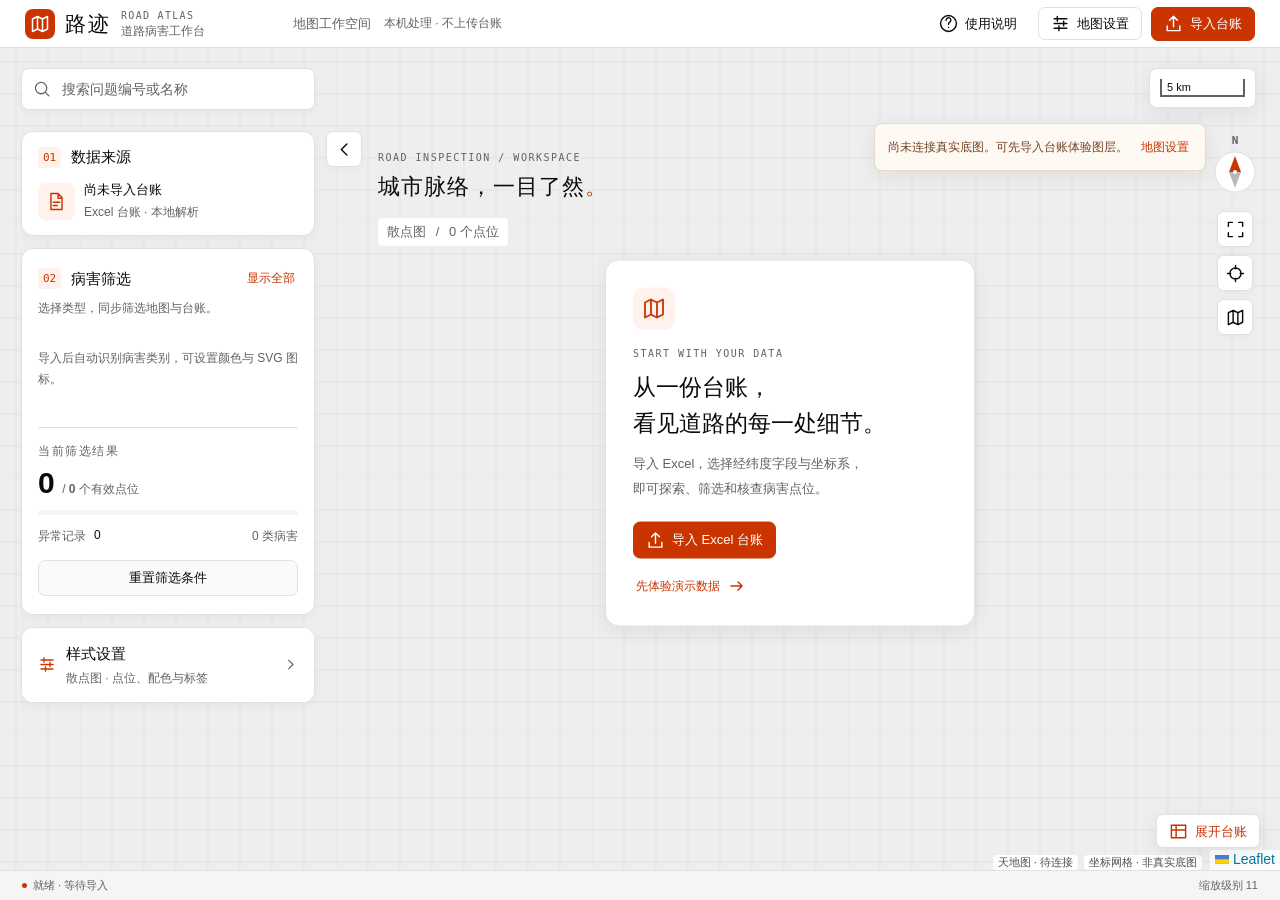
<file: index.html>
<!doctype html>
<html lang="zh-CN"><head><meta charset="UTF-8"><meta name="viewport" content="width=device-width,initial-scale=1"><meta name="theme-color" content="#c93400"><title>路迹 · 道路病害地图工作台</title>  <script type="module" crossorigin src="./assets/main-COLg7j1s.js"></script>
  <link rel="modulepreload" crossorigin href="./assets/map-CRV5bMPE.js">
  <link rel="modulepreload" crossorigin href="./assets/orange-ZkPAqq3B.js">
  <link rel="modulepreload" crossorigin href="./assets/excel-D8-bDAhn.js">
  <link rel="stylesheet" crossorigin href="./assets/map-DdSZuwX9.css">
  <link rel="stylesheet" crossorigin href="./assets/orange-DYVvJNXx.css">
  <link rel="stylesheet" crossorigin href="./assets/main-DrUcGVMb.css">
</head><body><div id="app"></div><script src="./config.js"></script></body></html>
</file>
<file: assets/map-DdSZuwX9.css>
.leaflet-pane,.leaflet-tile,.leaflet-marker-icon,.leaflet-marker-shadow,.leaflet-tile-container,.leaflet-pane>svg,.leaflet-pane>canvas,.leaflet-zoom-box,.leaflet-image-layer,.leaflet-layer{position:absolute;left:0;top:0}.leaflet-container{overflow:hidden}.leaflet-tile,.leaflet-marker-icon,.leaflet-marker-shadow{-webkit-user-select:none;-moz-user-select:none;user-select:none;-webkit-user-drag:none}.leaflet-tile::selection{background:transparent}.leaflet-safari .leaflet-tile{image-rendering:-webkit-optimize-contrast}.leaflet-safari .leaflet-tile-container{width:1600px;height:1600px;-webkit-transform-origin:0 0}.leaflet-marker-icon,.leaflet-marker-shadow{display:block}.leaflet-container .leaflet-overlay-pane svg{max-width:none!important;max-height:none!important}.leaflet-container .leaflet-marker-pane img,.leaflet-container .leaflet-shadow-pane img,.leaflet-container .leaflet-tile-pane img,.leaflet-container img.leaflet-image-layer,.leaflet-container .leaflet-tile{max-width:none!important;max-height:none!important;width:auto;padding:0}.leaflet-container img.leaflet-tile{mix-blend-mode:plus-lighter}.leaflet-container.leaflet-touch-zoom{-ms-touch-action:pan-x pan-y;touch-action:pan-x pan-y}.leaflet-container.leaflet-touch-drag{-ms-touch-action:pinch-zoom;touch-action:none;touch-action:pinch-zoom}.leaflet-container.leaflet-touch-drag.leaflet-touch-zoom{-ms-touch-action:none;touch-action:none}.leaflet-container{-webkit-tap-highlight-color:transparent}.leaflet-container a{-webkit-tap-highlight-color:rgba(51,181,229,.4)}.leaflet-tile{filter:inherit;visibility:hidden}.leaflet-tile-loaded{visibility:inherit}.leaflet-zoom-box{width:0;height:0;-moz-box-sizing:border-box;box-sizing:border-box;z-index:800}.leaflet-overlay-pane svg{-moz-user-select:none}.leaflet-pane{z-index:400}.leaflet-tile-pane{z-index:200}.leaflet-overlay-pane{z-index:400}.leaflet-shadow-pane{z-index:500}.leaflet-marker-pane{z-index:600}.leaflet-tooltip-pane{z-index:650}.leaflet-popup-pane{z-index:700}.leaflet-map-pane canvas{z-index:100}.leaflet-map-pane svg{z-index:200}.leaflet-vml-shape{width:1px;height:1px}.lvml{behavior:url(#default#VML);display:inline-block;position:absolute}.leaflet-control{position:relative;z-index:800;pointer-events:visiblePainted;pointer-events:auto}.leaflet-top,.leaflet-bottom{position:absolute;z-index:1000;pointer-events:none}.leaflet-top{top:0}.leaflet-right{right:0}.leaflet-bottom{bottom:0}.leaflet-left{left:0}.leaflet-control{float:left;clear:both}.leaflet-right .leaflet-control{float:right}.leaflet-top .leaflet-control{margin-top:10px}.leaflet-bottom .leaflet-control{margin-bottom:10px}.leaflet-left .leaflet-control{margin-left:10px}.leaflet-right .leaflet-control{margin-right:10px}.leaflet-fade-anim .leaflet-popup{opacity:0;-webkit-transition:opacity .2s linear;-moz-transition:opacity .2s linear;transition:opacity .2s linear}.leaflet-fade-anim .leaflet-map-pane .leaflet-popup{opacity:1}.leaflet-zoom-animated{-webkit-transform-origin:0 0;-ms-transform-origin:0 0;transform-origin:0 0}svg.leaflet-zoom-animated{will-change:transform}.leaflet-zoom-anim .leaflet-zoom-animated{-webkit-transition:-webkit-transform .25s cubic-bezier(0,0,.25,1);-moz-transition:-moz-transform .25s cubic-bezier(0,0,.25,1);transition:transform .25s cubic-bezier(0,0,.25,1)}.leaflet-zoom-anim .leaflet-tile,.leaflet-pan-anim .leaflet-tile{-webkit-transition:none;-moz-transition:none;transition:none}.leaflet-zoom-anim .leaflet-zoom-hide{visibility:hidden}.leaflet-interactive{cursor:pointer}.leaflet-grab{cursor:-webkit-grab;cursor:-moz-grab;cursor:grab}.leaflet-crosshair,.leaflet-crosshair .leaflet-interactive{cursor:crosshair}.leaflet-popup-pane,.leaflet-control{cursor:auto}.leaflet-dragging .leaflet-grab,.leaflet-dragging .leaflet-grab .leaflet-interactive,.leaflet-dragging .leaflet-marker-draggable{cursor:move;cursor:-webkit-grabbing;cursor:-moz-grabbing;cursor:grabbing}.leaflet-marker-icon,.leaflet-marker-shadow,.leaflet-image-layer,.leaflet-pane>svg path,.leaflet-tile-container{pointer-events:none}.leaflet-marker-icon.leaflet-interactive,.leaflet-image-layer.leaflet-interactive,.leaflet-pane>svg path.leaflet-interactive,svg.leaflet-image-layer.leaflet-interactive path{pointer-events:visiblePainted;pointer-events:auto}.leaflet-container{background:#ddd;outline-offset:1px}.leaflet-container a{color:#0078a8}.leaflet-zoom-box{border:2px dotted #38f;background:#ffffff80}.leaflet-container{font-family:Helvetica Neue,Arial,Helvetica,sans-serif;font-size:12px;font-size:.75rem;line-height:1.5}.leaflet-bar{box-shadow:0 1px 5px #000000a6;border-radius:4px}.leaflet-bar a{background-color:#fff;border-bottom:1px solid #ccc;width:26px;height:26px;line-height:26px;display:block;text-align:center;text-decoration:none;color:#000}.leaflet-bar a,.leaflet-control-layers-toggle{background-position:50% 50%;background-repeat:no-repeat;display:block}.leaflet-bar a:hover,.leaflet-bar a:focus{background-color:#f4f4f4}.leaflet-bar a:first-child{border-top-left-radius:4px;border-top-right-radius:4px}.leaflet-bar a:last-child{border-bottom-left-radius:4px;border-bottom-right-radius:4px;border-bottom:none}.leaflet-bar a.leaflet-disabled{cursor:default;background-color:#f4f4f4;color:#bbb}.leaflet-touch .leaflet-bar a{width:30px;height:30px;line-height:30px}.leaflet-touch .leaflet-bar a:first-child{border-top-left-radius:2px;border-top-right-radius:2px}.leaflet-touch .leaflet-bar a:last-child{border-bottom-left-radius:2px;border-bottom-right-radius:2px}.leaflet-control-zoom-in,.leaflet-control-zoom-out{font:700 18px Lucida Console,Monaco,monospace;text-indent:1px}.leaflet-touch .leaflet-control-zoom-in,.leaflet-touch .leaflet-control-zoom-out{font-size:22px}.leaflet-control-layers{box-shadow:0 1px 5px #0006;background:#fff;border-radius:5px}.leaflet-control-layers-toggle{background-image:url([data-uri]);width:36px;height:36px}.leaflet-retina .leaflet-control-layers-toggle{background-image:url([data-uri]);background-size:26px 26px}.leaflet-touch .leaflet-control-layers-toggle{width:44px;height:44px}.leaflet-control-layers .leaflet-control-layers-list,.leaflet-control-layers-expanded .leaflet-control-layers-toggle{display:none}.leaflet-control-layers-expanded .leaflet-control-layers-list{display:block;position:relative}.leaflet-control-layers-expanded{padding:6px 10px 6px 6px;color:#333;background:#fff}.leaflet-control-layers-scrollbar{overflow-y:scroll;overflow-x:hidden;padding-right:5px}.leaflet-control-layers-selector{margin-top:2px;position:relative;top:1px}.leaflet-control-layers label{display:block;font-size:13px;font-size:1.08333em}.leaflet-control-layers-separator{height:0;border-top:1px solid #ddd;margin:5px -10px 5px -6px}.leaflet-default-icon-path{background-image:url([data-uri])}.leaflet-container .leaflet-control-attribution{background:#fff;background:#fffc;margin:0}.leaflet-control-attribution,.leaflet-control-scale-line{padding:0 5px;color:#333;line-height:1.4}.leaflet-control-attribution a{text-decoration:none}.leaflet-control-attribution a:hover,.leaflet-control-attribution a:focus{text-decoration:underline}.leaflet-attribution-flag{display:inline!important;vertical-align:baseline!important;width:1em;height:.6669em}.leaflet-left .leaflet-control-scale{margin-left:5px}.leaflet-bottom .leaflet-control-scale{margin-bottom:5px}.leaflet-control-scale-line{border:2px solid #777;border-top:none;line-height:1.1;padding:2px 5px 1px;white-space:nowrap;-moz-box-sizing:border-box;box-sizing:border-box;background:#fffc;text-shadow:1px 1px #fff}.leaflet-control-scale-line:not(:first-child){border-top:2px solid #777;border-bottom:none;margin-top:-2px}.leaflet-control-scale-line:not(:first-child):not(:last-child){border-bottom:2px solid #777}.leaflet-touch .leaflet-control-attribution,.leaflet-touch .leaflet-control-layers,.leaflet-touch .leaflet-bar{box-shadow:none}.leaflet-touch .leaflet-control-layers,.leaflet-touch .leaflet-bar{border:2px solid rgba(0,0,0,.2);background-clip:padding-box}.leaflet-popup{position:absolute;text-align:center;margin-bottom:20px}.leaflet-popup-content-wrapper{padding:1px;text-align:left;border-radius:12px}.leaflet-popup-content{margin:13px 24px 13px 20px;line-height:1.3;font-size:13px;font-size:1.08333em;min-height:1px}.leaflet-popup-content p{margin:1.3em 0}.leaflet-popup-tip-container{width:40px;height:20px;position:absolute;left:50%;margin-top:-1px;margin-left:-20px;overflow:hidden;pointer-events:none}.leaflet-popup-tip{width:17px;height:17px;padding:1px;margin:-10px auto 0;pointer-events:auto;-webkit-transform:rotate(45deg);-moz-transform:rotate(45deg);-ms-transform:rotate(45deg);transform:rotate(45deg)}.leaflet-popup-content-wrapper,.leaflet-popup-tip{background:#fff;color:#333;box-shadow:0 3px 14px #0006}.leaflet-container a.leaflet-popup-close-button{position:absolute;top:0;right:0;border:none;text-align:center;width:24px;height:24px;font:16px/24px Tahoma,Verdana,sans-serif;color:#757575;text-decoration:none;background:transparent}.leaflet-container a.leaflet-popup-close-button:hover,.leaflet-container a.leaflet-popup-close-button:focus{color:#585858}.leaflet-popup-scrolled{overflow:auto}.leaflet-oldie .leaflet-popup-content-wrapper{-ms-zoom:1}.leaflet-oldie .leaflet-popup-tip{width:24px;margin:0 auto;-ms-filter:"progid:DXImageTransform.Microsoft.Matrix(M11=0.70710678, M12=0.70710678, M21=-0.70710678, M22=0.70710678)";filter:progid:DXImageTransform.Microsoft.Matrix(M11=.70710678,M12=.70710678,M21=-.70710678,M22=.70710678)}.leaflet-oldie .leaflet-control-zoom,.leaflet-oldie .leaflet-control-layers,.leaflet-oldie .leaflet-popup-content-wrapper,.leaflet-oldie .leaflet-popup-tip{border:1px solid #999}.leaflet-div-icon{background:#fff;border:1px solid #666}.leaflet-tooltip{position:absolute;padding:6px;background-color:#fff;border:1px solid #fff;border-radius:3px;color:#222;white-space:nowrap;-webkit-user-select:none;-moz-user-select:none;-ms-user-select:none;user-select:none;pointer-events:none;box-shadow:0 1px 3px #0006}.leaflet-tooltip.leaflet-interactive{cursor:pointer;pointer-events:auto}.leaflet-tooltip-top:before,.leaflet-tooltip-bottom:before,.leaflet-tooltip-left:before,.leaflet-tooltip-right:before{position:absolute;pointer-events:none;border:6px solid transparent;background:transparent;content:""}.leaflet-tooltip-bottom{margin-top:6px}.leaflet-tooltip-top{margin-top:-6px}.leaflet-tooltip-bottom:before,.leaflet-tooltip-top:before{left:50%;margin-left:-6px}.leaflet-tooltip-top:before{bottom:0;margin-bottom:-12px;border-top-color:#fff}.leaflet-tooltip-bottom:before{top:0;margin-top:-12px;margin-left:-6px;border-bottom-color:#fff}.leaflet-tooltip-left{margin-left:-6px}.leaflet-tooltip-right{margin-left:6px}.leaflet-tooltip-left:before,.leaflet-tooltip-right:before{top:50%;margin-top:-6px}.leaflet-tooltip-left:before{right:0;margin-right:-12px;border-left-color:#fff}.leaflet-tooltip-right:before{left:0;margin-left:-12px;border-right-color:#fff}@media print{.leaflet-control{-webkit-print-color-adjust:exact;print-color-adjust:exact}}.leaflet-cluster-anim .leaflet-marker-icon,.leaflet-cluster-anim .leaflet-marker-shadow{-webkit-transition:-webkit-transform .3s ease-out,opacity .3s ease-in;-moz-transition:-moz-transform .3s ease-out,opacity .3s ease-in;-o-transition:-o-transform .3s ease-out,opacity .3s ease-in;transition:transform .3s ease-out,opacity .3s ease-in}.leaflet-cluster-spider-leg{-webkit-transition:-webkit-stroke-dashoffset .3s ease-out,-webkit-stroke-opacity .3s ease-in;-moz-transition:-moz-stroke-dashoffset .3s ease-out,-moz-stroke-opacity .3s ease-in;-o-transition:-o-stroke-dashoffset .3s ease-out,-o-stroke-opacity .3s ease-in;transition:stroke-dashoffset .3s ease-out,stroke-opacity .3s ease-in}
</file>
<file: assets/orange-DYVvJNXx.css>
:root{font-family:Microsoft YaHei UI,Microsoft YaHei,PingFang SC,sans-serif;font-synthesis:none;color:#182337;background:#f4f6fa;font-size:14px}*{box-sizing:border-box}body{margin:0}button,input,a{font:inherit}button,a,input{-webkit-tap-highlight-color:transparent}button{cursor:pointer}button,a{touch-action:manipulation}button{color:inherit}button:focus-visible,a:focus-visible,input:focus-visible,[tabindex]:focus-visible{outline:3px solid var(--accent,#225ce6);outline-offset:3px}button svg,a svg{flex-shrink:0}button{border:0}a{color:inherit;text-decoration:none}button,input{color:inherit}button{transition:background .16s,border-color .16s,box-shadow .16s,transform .16s}button:active{transform:translateY(1px)}[hidden]{display:none!important}.demo{--accent:#245ae2;--accent-soft:#edf2ff;--surface:#fff;--surface-subtle:#f6f8fb;--ink:#19263b;--muted:#59697c;--line:#dce3ed;--map:#edf0f2;--block:#e3e8ec;--minor:#f9fafb;--park:#d7e5da;--river:#c4dce9;--road:#fff;--road-border:#d4dce3;--map-text:#6c7b85;--shadow:0 6px 22px #172d4920;color:var(--ink);height:100dvh;min-height:650px;display:flex;flex-direction:column;overflow:hidden;background:var(--surface-subtle)}.comparison{height:76px;flex-shrink:0;background:#111b2b;color:#fff;display:flex;align-items:center;padding:0 24px;gap:28px}.lab-mark{display:flex;align-items:center;gap:12px;min-width:230px}.lab-square{display:grid;place-items:center;background:#e3edff;color:#152640;width:38px;height:38px;border-radius:10px;font:700 23px Georgia,serif}.lab-mark strong{font-size:15px;letter-spacing:1px}.lab-mark small{display:block;font:9px Consolas,monospace;letter-spacing:1.3px;color:#bac7db;margin-top:5px}.comparison nav{display:flex;gap:6px;padding:5px;border:1px solid #344154;border-radius:12px;margin:auto}.comparison nav button{background:transparent;color:#c6d1e2;padding:9px 16px;border-radius:8px;display:flex;align-items:center;gap:9px;white-space:nowrap;font-size:14px;min-width:151px}.comparison nav button[aria-pressed=true]{background:#fff;color:#18253c;box-shadow:0 3px 8px #0002}.comparison nav b{font:12px Consolas,monospace;opacity:.65}.comparison nav svg{width:15px;height:15px;margin-left:auto;color:#285cd7}.original-link{font-size:12px;display:flex;gap:9px;align-items:center;white-space:nowrap;color:#cbd6e5}.original-link:hover{color:#fff}.design-note{height:34px;flex-shrink:0;display:flex;align-items:center;justify-content:space-between;padding:0 26px;background:var(--surface-subtle);border-bottom:1px solid var(--line);color:var(--muted);font-size:12px;gap:15px}.design-note b{font:11px Consolas,monospace;color:var(--accent);letter-spacing:1px;margin-right:12px}.product{flex:1;min-height:0;display:flex;flex-direction:column}.app-header{height:78px;flex-shrink:0;background:var(--surface);border-bottom:1px solid var(--line);display:flex;align-items:center;padding:0 25px;gap:30px}.brand{display:flex;gap:11px;align-items:center;min-width:238px}.brand-symbol{display:grid;place-items:center;width:39px;height:39px;border-radius:12px;background:var(--accent);color:#fff}.brand-symbol svg{width:24px;height:24px}.brand strong{font-size:21px;letter-spacing:2px}.brand strong span{font:10px Consolas,monospace;letter-spacing:1.3px;margin-left:8px;color:var(--muted)}.brand small{font-size:12px;color:var(--muted);display:block;margin-top:3px}.project-heading{display:flex;gap:13px;align-items:center;font-size:13px;color:var(--muted)}.project-heading svg{width:12px}.project-heading b{color:var(--ink);font-weight:500}.demo-badge{font-size:11px;border:1px solid var(--line);padding:3px 6px;border-radius:4px}.import-button{display:flex;align-items:center;gap:9px;margin-left:auto;background:var(--accent);color:#fff;border-radius:8px;padding:11px 15px;font-size:13px;white-space:nowrap}.import-button svg:last-child{width:15px}.import-button:hover{filter:brightness(1.1)}.workspace{flex:1;min-height:0;display:flex;position:relative}.control-panel{width:var(--panel-width);flex-shrink:0;background:var(--surface);border-right:1px solid var(--line);display:flex;flex-direction:column;position:relative;z-index:5;min-height:0}.panel-heading{padding:25px 23px 19px}.eyebrow{font:10px Consolas,monospace;letter-spacing:1.5px;color:var(--muted)}.title-row{display:flex;align-items:center;justify-content:space-between;margin-top:6px}.title-row h1{font-size:21px;margin:0;letter-spacing:.2px}.icon-button{padding:5px;border-radius:6px;display:inline-flex;align-items:center;justify-content:center;background:transparent;color:var(--muted)}.icon-button:hover{background:var(--accent-soft);color:var(--accent)}.title-row .icon-button svg{width:16px}.panel-heading p{margin:7px 0 0;font-size:13px;color:var(--muted)}.file-card{margin:0 20px 22px;border:1px solid var(--line);padding:13px 10px;display:flex;align-items:center;gap:10px;border-radius:9px;background:var(--surface-subtle)}.file-card strong{font-size:13px;font-weight:600}.file-card small{display:block;font-size:12px;color:var(--muted);margin-top:5px}.file-symbol{color:var(--accent)}.file-card>svg{width:15px;margin-left:auto;color:var(--accent)}.panel-tabs{display:flex;margin:0 20px;border-bottom:1px solid var(--line)}.panel-tabs button{flex:1;background:transparent;color:var(--muted);padding:11px 0;display:flex;align-items:center;justify-content:center;gap:8px;border-bottom:2px solid transparent}.panel-tabs button[aria-selected=true]{border-color:var(--accent);color:var(--accent);font-weight:600}.panel-tabs svg{width:16px;height:16px}.panel-content{padding:23px 20px;overflow:auto;flex:1;scrollbar-width:thin}.section-title{display:flex;justify-content:space-between;align-items:center;gap:8px}.section-title h2,.palette-control h2{font-size:14px;margin:0;font-weight:600}.text-button{background:transparent;color:var(--accent);font-size:12px;padding:5px 0}.helper{color:var(--muted);font-size:12px;line-height:1.8;margin:8px 0 15px}.categories{display:flex;flex-direction:column;gap:7px}.categories label{display:flex;gap:10px;align-items:center;padding:12px 10px;border:1px solid transparent;border-radius:7px;cursor:pointer}.categories label:hover{background:var(--surface-subtle)}.categories .checked{border-color:var(--line);background:var(--surface-subtle)}input[type=checkbox]{accent-color:var(--accent);width:16px;height:16px;margin:0;cursor:pointer}.categories i,.type-cell i,.map-legend i{width:8px;height:8px;display:inline-block;border-radius:50%;flex-shrink:0}.categories span{font-size:14px}.categories b{margin-left:auto;font:14px Consolas,monospace;color:var(--muted)}.insight{border-top:1px solid var(--line);margin-top:24px;padding-top:22px}.insight>div:nth-child(2){margin:9px 0 14px;display:flex;align-items:baseline;gap:9px}.insight strong{font:600 36px Bahnschrift,sans-serif;letter-spacing:-1.5px}.insight span{color:var(--muted);font-size:12px}.distribution{height:5px;display:flex;gap:3px;border-radius:4px;overflow:hidden;background:var(--surface-subtle)}.distribution span{transition:flex .2s}.insight p{font-size:12px;color:var(--muted);display:flex;gap:8px;margin:13px 0}.insight p>span{margin-left:auto}.insight p b{color:var(--ink);font-weight:500}.reset-button{border:1px solid var(--line);background:var(--surface);width:100%;padding:10px;border-radius:7px;margin-top:12px;font-size:13px}.reset-button:hover{border-color:var(--accent);color:var(--accent)}.panel-footer{padding:12px 20px 16px;border-top:1px solid var(--line)}.panel-footer small{display:block;font-size:11px;line-height:1.7;color:var(--muted);margin-top:9px}.switch-row{display:flex;align-items:center;justify-content:space-between;gap:12px;font-size:13px}.switch-row span{display:flex;align-items:center;gap:8px}.switch-row svg{width:15px}.switch-row input{-webkit-appearance:none;-moz-appearance:none;appearance:none;width:31px;height:18px;background:#a2adbd;border-radius:20px;position:relative}.switch-row input:before{content:"";position:absolute;left:3px;top:3px;width:12px;height:12px;border-radius:50%;background:#fff;transition:transform .15s}.switch-row input:checked{background:var(--accent)}.switch-row input:checked:before{transform:translate(13px)}.resize-handle{position:absolute;right:-4px;top:0;bottom:0;width:8px;cursor:col-resize;z-index:10;touch-action:none}.resize-handle:hover,.resize-handle:focus-visible{background:color-mix(in srgb,var(--accent) 30%,transparent)}.main-area{flex:1;min-width:0;display:flex;flex-direction:column;position:relative}.map-area{flex:1;min-height:225px;position:relative;overflow:hidden;background:var(--map)}.map-topbar{position:absolute;top:20px;left:24px;right:24px;display:flex;align-items:center;justify-content:space-between;gap:12px;z-index:2;pointer-events:none}.map-topbar>*{pointer-events:auto}.map-top-left{display:flex;gap:10px}.tool-button{height:42px;min-width:42px;display:flex;align-items:center;justify-content:center;gap:8px;border:1px solid var(--line);background:var(--surface);border-radius:8px;box-shadow:0 2px 8px #10203809;padding:0 12px;font-size:13px}.tool-button:hover{color:var(--accent);border-color:var(--accent)}.tool-button.accent{color:var(--accent)}.search-field{display:flex;align-items:center;gap:9px;height:42px;background:var(--surface);border:1px solid var(--line);border-radius:8px;padding:0 12px;width:325px;box-shadow:0 2px 8px #10203809}.search-field>svg{color:var(--muted);width:17px;flex-shrink:0}.search-field input{background:transparent;border:0;outline:0;width:100%;min-width:0;font-size:14px}.search-field:focus-within{outline:2px solid var(--accent);outline-offset:1px}.search-field input::placeholder{color:var(--muted)}.search-hint{font-size:10px;border:1px solid var(--line);color:var(--muted);white-space:nowrap;padding:2px 4px;border-radius:3px}.map-caption{position:absolute;top:86px;left:28px;z-index:1;pointer-events:none}.map-caption h2{font-size:22px;font-weight:600;letter-spacing:1px;margin:8px 0;color:var(--ink);text-shadow:0 1px 8px var(--map)}.map-caption h2>span{color:var(--accent)}.map-caption p{font-size:13px;color:var(--muted);margin:8px 0;background:var(--surface);padding:5px 9px;border-radius:4px;display:inline-block}.map-caption p b{color:var(--accent);font-variant-numeric:tabular-nums}.map-caption p>span{padding:0 6px;color:var(--muted)}.atlas{display:block;width:100%;height:100%;position:absolute;top:0;right:0;bottom:0;left:0;cursor:grab;touch-action:none}.atlas:active{cursor:grabbing}.map-ground{fill:var(--map)}.city-block{fill:var(--block)}.minor-road{fill:none;stroke:var(--minor);stroke-width:5}.parks{fill:var(--park)}.river{fill:none;stroke:var(--river);stroke-width:24}.road-casing,.roads{fill:none;stroke-linecap:round;stroke-linejoin:round}.road-casing{stroke:var(--road-border);stroke-width:14}.roads{stroke:var(--road);stroke-width:9}.map-labels{fill:var(--map-text);font-size:12px;text-anchor:middle;pointer-events:none}.map-labels .district-label{font-size:20px;letter-spacing:4px;opacity:.7}.park-label{font-size:10px}.map-point{cursor:pointer;outline:none}.point-hit{fill:transparent}.point-dot{fill:var(--point-color);stroke:#fff;stroke-width:1.7;filter:drop-shadow(0 2px 2px #10203825)}.selection-ring{fill:none;stroke:var(--point-color);stroke-width:2;opacity:0}.selected .selection-ring,.map-point:hover .selection-ring,.map-point:focus-visible .selection-ring{opacity:1}.map-point text{font:11px Consolas,monospace;fill:var(--ink);paint-order:stroke;stroke:var(--surface);stroke-width:3px}.ripple{fill:none;stroke:var(--point-color);stroke-width:1.5;animation:ripple 2.7s ease-out infinite;transform-box:fill-box;transform-origin:center}@keyframes ripple{0%{transform:scale(.7);opacity:.7}to{transform:scale(2);opacity:0}}.cluster-dot{fill:var(--accent);cursor:pointer}.cluster-dot:focus-visible{outline:2px solid var(--ink)}.cluster-halo{opacity:.18}.cluster-dot text{fill:#fff;font:700 13px Consolas,monospace}.map-tools{position:absolute;right:24px;top:85px;display:flex;flex-direction:column;align-items:center;gap:5px}.map-tools button{width:36px;height:36px;display:grid;place-items:center;background:var(--surface);border:1px solid var(--line);border-radius:7px;font-size:22px;box-shadow:0 2px 6px #10203808}.map-tools button:hover{color:var(--accent)}.north{display:flex;flex-direction:column;align-items:center;font:11px Consolas,monospace;color:var(--muted);margin-bottom:10px}.north span{font-size:29px;line-height:30px;color:var(--ink)}.map-legend{position:absolute;left:24px;bottom:37px;background:var(--surface);padding:11px 14px;display:flex;gap:16px;align-items:center;border:1px solid var(--line);border-radius:7px;font-size:12px;box-shadow:0 2px 8px #10203808;max-width:calc(100% - 48px);flex-wrap:wrap}.map-legend span{display:flex;align-items:center;gap:7px}.map-legend .heat-legend{width:130px;border-radius:3px;height:9px}.map-disclaimer{position:absolute;bottom:10px;right:20px;color:var(--muted);font-size:11px;background:var(--map);padding:2px 5px}.ledger{height:268px;flex-shrink:0;background:var(--surface);border-top:1px solid var(--line);display:flex;flex-direction:column;z-index:3}.ledger>header{padding:0 24px;height:51px;flex-shrink:0;display:flex;align-items:center;justify-content:space-between}.ledger>header>div{display:flex;align-items:center;gap:10px}.ledger h2{font-size:14px;margin:0}.ledger header svg{width:16px;color:var(--muted)}.ledger header small{font-size:12px;color:var(--muted);margin-left:7px}.count-pill{font:11px Consolas,monospace;background:var(--accent-soft);color:var(--accent);padding:3px 7px;border-radius:4px}.table-scroll{overflow:auto;scrollbar-width:thin;flex:1}table{border-collapse:collapse;width:100%;white-space:nowrap;text-align:left;font-size:13px}th{position:sticky;top:0;background:var(--surface-subtle);color:var(--muted);font-weight:500;font-size:12px;z-index:1;height:35px}th,td{padding:0 20px;border-bottom:1px solid var(--line)}td{height:37px}tbody tr{cursor:pointer}tbody tr:hover,tbody tr.active-row{background:var(--accent-soft)}.record-button{font:12px Consolas,monospace;color:var(--accent);background:transparent;display:flex;gap:12px;align-items:center;padding:7px 0}.record-button svg{width:13px;opacity:0}.active-row .record-button svg,tr:hover .record-button svg{opacity:1}.type-cell{display:flex;gap:7px;align-items:center}.status{background:#f8eee0;color:#845015;border:1px solid #eaddc5;padding:2px 7px;border-radius:4px;font-size:11px;display:inline-block}.status.done{background:#e7f3ef;color:#216854;border-color:#cee6dd}.severity{color:#ae4b24}.date-cell{font:12px Consolas,monospace;color:var(--muted)}.statusbar{height:30px;flex-shrink:0;display:flex;justify-content:space-between;align-items:center;padding:0 22px;background:var(--surface-subtle);border-top:1px solid var(--line);font-size:11px;color:var(--muted)}.statusbar>span{display:flex;align-items:center;gap:6px}.statusbar i{width:5px;height:5px;border-radius:50%;background:var(--accent)}.statusbar b{font-weight:500;color:var(--accent)}.status-separator{margin:0 10px;opacity:.5}.detail-card{position:absolute;right:73px;top:74px;bottom:30px;max-height:430px;width:292px;border:1px solid var(--line);background:var(--surface);border-radius:12px;box-shadow:var(--shadow);z-index:4;padding:18px 20px;overflow:auto;animation:enter .2s ease-out}.detail-heading{display:flex;justify-content:space-between;align-items:center;margin-bottom:15px}.detail-card h2{font-size:20px;margin:12px 0 7px}.category-badge{color:var(--badge-color);font-size:12px;border-left:3px solid var(--badge-color);padding-left:7px}.record-id{font:12px Consolas,monospace!important;color:var(--muted)}.detail-card dl{border-top:1px solid var(--line);padding-top:12px;margin-top:18px}.detail-card dl>div{display:flex;align-items:center;justify-content:space-between;margin:10px 0;font-size:13px}.detail-card dt{color:var(--muted)}.detail-card dd{margin:0}.detail-card h3{font-size:12px;margin-top:20px}.detail-card p{font-size:13px;line-height:1.9;color:var(--muted)}.detail-foot{padding-top:14px;border-top:1px solid var(--line);font-size:11px;color:var(--muted);display:flex;align-items:center;gap:6px}.detail-foot svg{width:13px}.cluster-list button{display:flex;align-items:center;justify-content:space-between;width:100%;padding:10px 0;background:transparent;text-align:left;border-bottom:1px solid var(--line);font-size:13px}.cluster-list small{display:block;font-size:12px;color:var(--muted);margin-top:5px}.empty-result{position:absolute;left:50%;top:55%;transform:translate(-50%,-50%);background:var(--surface);border:1px solid var(--line);border-radius:12px;padding:24px;text-align:center;z-index:3;width:320px;box-shadow:var(--shadow)}.empty-result>svg{color:var(--accent);width:27px;height:27px}.empty-result h3{font-size:16px}.empty-result p{font-size:12px;color:var(--muted);line-height:1.8}.primary{background:var(--accent);color:#fff;padding:10px 17px;border-radius:7px}.table-empty{text-align:center;color:var(--muted);font-size:13px;padding:15px}.style-options{display:grid;grid-template-columns:1fr 1fr;gap:10px;margin:15px 0 22px}.style-options button{background:var(--surface-subtle);border:1px solid var(--line);border-radius:8px;padding:7px 7px 9px;display:flex;flex-direction:column;gap:8px;font-size:13px}.style-options button[aria-pressed=true]{border-color:var(--accent);box-shadow:0 0 0 1px var(--accent);color:var(--accent);background:var(--accent-soft)}.mini-preview{position:relative;height:52px;width:100%;display:block;background:repeating-linear-gradient(30deg,transparent 0 20px,var(--line) 21px 23px,transparent 24px 40px);border-radius:3px}.mini-preview i{position:absolute;background:var(--accent);width:8px;height:8px;border:1px solid white;border-radius:50%;left:20%;top:25%}.mini-preview i:nth-child(2){left:58%;top:55%}.mini-preview i:nth-child(3){left:72%;top:20%}.mini-1 i{box-shadow:0 0 0 4px color-mix(in srgb,var(--accent) 15%,transparent),0 0 0 8px color-mix(in srgb,var(--accent) 8%,transparent)}.mini-2{background:radial-gradient(ellipse at 40% 60%,#f7a247,#89c882 35%,#79b9d070 55%,transparent 75%)}.mini-2 i,.mini-3 i{display:none}.mini-3 b{position:absolute;top:12px;left:40%;width:28px;height:28px;background:var(--accent);color:#fff;border:4px solid #ffffff80;border-radius:50%;display:grid;place-items:center;font:10px Consolas,monospace}.tiny-label{font-size:11px;color:var(--muted)}.range-label{font-size:13px;display:block;margin:22px 0}.range-label output{float:right;color:var(--muted);font:12px Consolas,monospace}.range-label input{display:block;width:100%;margin:16px 0;accent-color:var(--accent)}.palette-control{margin:20px 0}.palette-control button{display:block;width:100%;height:23px;margin-top:10px;border:3px solid var(--surface);border-radius:5px}.palette-control button[aria-pressed=true]{outline:2px solid var(--accent)}.theme-b{--accent:#086b69;--accent-soft:#e4f2ef;--ink:#172e30;--muted:#506d6e;--line:#d4e1dd;--surface-subtle:#f5f8f5;--map:#eff1eb;--block:#e6e9e0;--park:#cfdfcb;--river:#bedad8;--road-border:#d7ded1;--map-text:#6a7e73}.theme-b .brand-symbol{border-radius:50%;background:#153e3e}.theme-b .app-header{height:70px}.theme-b .control-panel{position:absolute;left:20px;top:82px;bottom:53px;border:1px solid var(--line);border-radius:14px;box-shadow:0 8px 35px #183d2e18;overflow:visible}.theme-b .panel-heading{padding-top:20px}.theme-b .panel-footer{border-radius:0 0 14px 14px}.theme-b .main-area{width:100%}.theme-b .map-area{min-height:0}.theme-b .map-caption{left:calc(var(--panel-width) + 60px);top:100px}.theme-b .panel-closed .map-caption{left:35px}.theme-b .ledger{position:absolute;bottom:47px;left:calc(var(--panel-width) + 42px);right:20px;border:1px solid var(--line);border-radius:12px;height:237px;box-shadow:var(--shadow);overflow:hidden}.theme-b .panel-closed .ledger{left:20px}.theme-b .map-legend{left:calc(var(--panel-width) + 42px);bottom:267px}.theme-b .panel-closed .map-legend{left:24px}.theme-b .table-closed .map-legend{bottom:38px}.theme-b .map-disclaimer{bottom:5px}.theme-b .detail-card{bottom:260px;max-height:none}.theme-b .table-closed .detail-card{bottom:40px;max-height:430px}.theme-b .map-topbar{left:20px;right:20px}.theme-b .map-caption h2{font-size:28px;font-weight:500;letter-spacing:2px}.theme-b .panel-tabs button[aria-selected=true]{background:var(--accent-soft);border-radius:7px 7px 0 0}.theme-c{color-scheme:dark;--accent:#66d6d0;--accent-soft:#18383f;--surface:#17232f;--surface-subtle:#121d28;--ink:#edf4fa;--muted:#acbac9;--line:#324252;--map:#101b26;--block:#172633;--minor:#1f303e;--park:#1a3935;--river:#174254;--road:#354857;--road-border:#182a38;--map-text:#8fa4b4;--shadow:0 8px 30px #0005}.theme-c .comparison{background:#080f18}.theme-c .app-header{height:70px}.theme-c .control-panel{order:2;border-left:1px solid var(--line);border-right:0}.theme-c .resize-handle{left:-4px;right:auto}.theme-c .brand-symbol{background:transparent;color:var(--accent);border:1px solid var(--accent);border-radius:5px}.theme-c .import-button,.theme-c .primary{color:#102832}.theme-c .control-panel .panel-heading{border-left:3px solid var(--accent);margin-top:18px;padding:8px 20px 15px;margin-bottom:10px}.theme-c .map-caption h2{font-weight:500;letter-spacing:2px}.theme-c .point-dot{stroke:#d6f5f7;filter:drop-shadow(0 0 3px #60dcda50)}.theme-c .category-badge{color:#d5e6f6}.theme-c .cluster-dot text{fill:#0c242b}.theme-c .status{background:#3a3021;color:#f6d39b;border-color:#5b482d}.theme-c .status.done{background:#17382f;color:#9bdfc6;border-color:#2b5648}.theme-c .severity{color:#ffa98c}.theme-c .file-card{background:#1d2c3b}.theme-c .map-legend{background:#17232fee}.theme-c .mini-3 b{color:#102832}.theme-c .ledger{height:260px}.theme-c .search-field{background:#17232ff5}.theme-c .detail-card{border-top:2px solid var(--accent)}@keyframes enter{0%{opacity:0;transform:translateY(6px)}to{opacity:1;transform:translateY(0)}}.panel-content{animation:enter .22s ease-out}.still *{animation:none!important;transition:none!important}@media(prefers-reduced-motion:reduce){*,*:before,*:after{animation:none!important;transition:none!important}}@media(min-height:900px){.ledger{height:300px}.theme-b .ledger{height:267px}.theme-b .map-legend{bottom:297px}.theme-b .detail-card{bottom:290px}.theme-c .ledger{height:292px}}@media(max-height:800px){.panel-heading{padding-top:16px;padding-bottom:13px}.file-card{margin-bottom:12px}.panel-content{padding-top:15px}.categories label{padding-top:9px;padding-bottom:9px}.insight{margin-top:16px;padding-top:15px}.ledger,.theme-c .ledger{height:232px}.map-caption h2{font-size:19px}.theme-b .ledger{height:200px}.theme-b .map-legend{bottom:230px}.theme-b .detail-card{bottom:225px}}@media(max-width:1150px){.comparison{padding:0 16px;gap:10px}.lab-mark{min-width:185px}.comparison nav button{padding:9px 10px;min-width:128px}.original-link{font-size:11px}.brand{min-width:210px}.app-header{padding:0 18px;gap:18px}.project-heading>span:first-child,.demo-badge{display:none}.search-field{width:260px}.map-caption h2{font-size:19px}.theme-b .map-caption h2{font-size:22px}.map-legend{gap:10px;padding:9px 11px}.theme-b .map-legend{font-size:11px}.detail-card{right:66px;width:265px}.ledger header small{display:none}th,td{padding:0 13px}}@media(max-width:850px){.lab-mark small,.lab-mark strong,.original-link{display:none}.lab-mark{min-width:38px}.comparison{height:66px}.comparison nav{margin-left:auto;margin-right:0}.comparison nav button{min-width:auto;padding:9px 12px}.comparison nav svg{display:none}.design-note{padding:0 15px}.design-note>span:last-child{display:none}.app-header{height:65px!important}.project-heading,.brand strong span{display:none}.brand{min-width:0}.control-panel{position:absolute!important;left:12px!important;right:auto!important;top:73px!important;bottom:42px!important;width:min(var(--panel-width),calc(100% - 24px));border:1px solid var(--line)!important;border-radius:12px;box-shadow:var(--shadow)}.theme-c .control-panel{left:auto!important;right:12px!important}.map-caption,.theme-b .map-caption{left:25px;top:82px}.map-caption h2{display:none}.map-topbar{left:12px;right:12px}.search-field{width:230px}.theme-b .ledger{left:12px;right:12px}.theme-b .map-legend{left:15px}.theme-b .detail-card{bottom:30px;max-height:400px}.detail-card{right:12px;top:74px;width:270px}.map-legend{font-size:11px;gap:8px}.theme-b .control-panel{z-index:6}.map-caption .eyebrow,.search-hint{display:none}.table-toggle{font-size:0;min-width:40px;padding:0}.table-toggle svg{width:18px}.statusbar{padding:0 12px}.ledger>header{padding:0 14px}.brand strong{font-size:18px}.import-button{padding:9px 10px;font-size:12px}.import-button svg:last-child{display:none}.comparison nav button{font-size:12px}.comparison nav b{display:none}.comparison nav{gap:2px}.map-disclaimer{font-size:10px}.detail-card{z-index:8}}.theme-b{--accent:#c93400;--accent-soft:#fff1eb;--ink:#0a0a0a;--muted:#626262;--line:#e0e0e0;--surface:#fff;--surface-subtle:#f5f5f5;--map:#eeeeee;--block:#e3e5e5;--minor:#fafafa;--park:#dde4d6;--river:#ccdfe3;--road-border:#d5d7d8;--map-text:#686d70;--shadow:0 5px 20px #17171712}.theme-b .brand-symbol{background:var(--accent);border-radius:11px}.theme-b .brand strong{letter-spacing:2px}.theme-b .control-panel{box-shadow:var(--shadow);border-radius:12px}.theme-b .map-caption h2{font-size:25px;font-weight:600;letter-spacing:1px}.theme-b .file-symbol{background:var(--accent-soft);border-radius:8px;padding:9px;display:grid;place-items:center}.theme-b .file-card{background:#fafafa;padding:12px;gap:9px}.theme-b .file-card strong{font-size:13px}.theme-b .file-card small{font-size:12px}.theme-b .categories .checked{background:#f7f7f7}.theme-b .categories label:hover{border-color:#c7c7c7;background:var(--accent-soft)}.theme-b .ledger,.theme-b .detail-card{border-radius:12px;box-shadow:var(--shadow)}.theme-b .panel-tabs button[aria-selected=true]{background:transparent;border-radius:0}.theme-b .panel-content{padding-top:18px}.theme-b .map-point.selected .selection-ring{stroke:var(--ink)}.layout-comparison{height:53px;background:#f5f5f5;gap:18px}.layout-comparison>span:last-child{font-size:11px}.layout-switch{display:flex;align-items:center;gap:4px;border:1px solid #e0e0e0;border-radius:9px;padding:4px;background:#eaeaea;margin-left:auto;margin-right:auto;flex-shrink:0}.layout-switch button{padding:7px 14px;border-radius:6px;background:transparent;color:#626262;display:flex;gap:8px;align-items:center;font-size:13px;white-space:nowrap}.layout-switch button b{font:11px Consolas,monospace;color:inherit;letter-spacing:0;margin:0}.layout-switch button[aria-pressed=true]{color:#b52e00;background:#fff;box-shadow:0 1px 5px #17171715;font-weight:600}.layout-switch button:hover{color:#b52e00}.theme-b.cards-split .control-panel{background:transparent;border:0;box-shadow:none;border-radius:0;overflow-y:auto;overflow-x:hidden;gap:12px;padding:1px 5px 8px 1px;scrollbar-width:thin;bottom:44px}.cards-split .panel-heading{display:none}.theme-b.cards-split .file-card{margin:0;background:var(--surface);border:1px solid var(--line);border-radius:12px;padding:14px 16px;flex-wrap:wrap;flex-shrink:0;box-shadow:0 3px 12px #1717170b}.source-heading{display:flex;align-items:center;justify-content:space-between;flex-basis:100%;margin-bottom:4px;font-size:12px;font-weight:600;letter-spacing:.5px;color:var(--muted)}.source-heading .icon-button{padding:3px}.source-heading svg{width:15px;height:15px}.theme-b.cards-split .panel-content{background:var(--surface);border:1px solid var(--line);border-radius:12px;padding:18px 16px;flex:none;overflow:visible;box-shadow:0 3px 12px #1717170b}.cards-split .section-title h2{font-size:15px}.cards-split .panel-content>.section-title:before{content:"02";font:11px Consolas,monospace;color:var(--accent);background:var(--accent-soft);padding:4px 5px;border-radius:4px}.cards-split .panel-content>.section-title h2{margin-right:auto}.cards-split .helper{margin-bottom:10px}.cards-split .categories{gap:5px}.cards-split .categories label{padding:9px 8px}.cards-split .insight{padding-top:14px;margin-top:16px}.cards-split .insight strong{font-size:30px}.cards-split .insight>div:nth-child(2){margin:6px 0 10px}.cards-split .insight p{margin-bottom:0}.cards-split .reset-button{margin-top:15px;background:#fafafa}.style-card{background:var(--surface);border:1px solid var(--line);border-radius:12px;flex-shrink:0;box-shadow:0 3px 12px #1717170b;overflow:hidden}.style-card-toggle{background:transparent;display:flex;justify-content:space-between;align-items:center;width:100%;padding:15px 16px;text-align:left}.style-card-toggle>span{display:flex;align-items:center;gap:10px}.style-card-toggle>span>svg{color:var(--accent);width:18px}.style-card-toggle strong{font-size:14px;font-weight:600;display:block}.style-card-toggle small{display:block;font-size:12px;font-weight:400;color:var(--muted);margin-top:5px}.style-card-toggle>svg{color:var(--muted);width:15px;transition:transform .18s}.style-card-toggle[aria-expanded=true]>svg{transform:rotate(90deg)}.style-card-toggle:hover{background:#fafafa}.style-card-body{padding:17px 16px;border-top:1px solid var(--line);animation:enter .18s ease-out}.theme-b.cards-split .panel-footer{background:var(--surface);border:1px solid var(--line);border-radius:12px;padding:12px 16px;flex-shrink:0}.cards-split .panel-footer small{font-size:11px}.theme-b.cards-split .resize-handle{right:0;width:5px;position:sticky;bottom:0;margin-top:-100%;height:100%;min-height:120px;align-self:flex-end;flex-shrink:0}.theme-b.cards-split .resize-handle:hover{background:#c9340040}.theme-b.cards-split .resize-handle{position:absolute;top:0;bottom:0;right:0;height:auto;min-height:0;margin:0}@media(max-width:1150px){.layout-comparison>span:last-child{display:none}.layout-switch{margin-right:0}.theme-b .map-caption h2{font-size:21px}}@media(max-width:850px){.layout-comparison>span:first-child{display:none}.layout-switch{margin:auto}.theme-b.cards-split .control-panel{border:0!important;background:transparent;box-shadow:none}.theme-b .map-caption h2{display:none}}
</file>
<file: assets/main-DrUcGVMb.css>
.production{min-height:600px;font-size:14px}.production button{display:inline-flex;align-items:center;justify-content:center;gap:7px;border:1px solid var(--line);border-radius:7px;padding:8px 12px;background:var(--surface);font-size:13px}.production button:hover{border-color:#c6c6c6;background:#f7f7f7}.production button.primary{background:var(--accent);border-color:var(--accent);color:#fff}.production button.primary:hover{background:#b52e00}.production button:disabled{opacity:.5;cursor:not-allowed}.production button.quiet,.production button.icon-button,.production button.text-button{border:0;background:transparent}.production button.icon-button{padding:5px}.production button.text-button{padding:3px;color:var(--accent);font-size:12px}.production .header-actions{margin-left:auto;display:flex;align-items:center;gap:9px}.production .privacy-label{font-size:12px;color:var(--muted)}.production .app-header{height:76px}.production .source-heading{font-size:13px}.production .file-text{min-width:0;flex:1}.production #file-name{display:block;overflow:hidden;text-overflow:ellipsis;white-space:nowrap}.production .session-badge{background:var(--accent-soft);color:var(--accent);border-radius:4px;padding:3px 6px;font-size:11px;margin-left:auto}.production .panel-content>.section-title h2{font-size:15px}.production .live-categories{max-height:250px;overflow:auto;scrollbar-width:thin}.production .live-category{display:flex;align-items:center;gap:7px;border:1px solid var(--line);border-radius:7px;padding:8px;margin:6px 0;background:#fafafa}.live-category label{display:flex;align-items:center;gap:8px;flex:1;min-width:0;font-size:14px;cursor:pointer}.live-category label span{overflow:hidden;text-overflow:ellipsis;white-space:nowrap}.live-category small{font:12px Consolas,monospace;color:var(--muted)}.live-category input[type=color]{width:19px;height:22px;padding:0;border:0;background:transparent;cursor:pointer;flex-shrink:0}.production .live-category button{padding:2px}.live-category svg{width:14px;height:14px}.empty-category{padding:10px 0;line-height:1.8}.production .style-card-toggle{border:0;width:100%;border-radius:0;padding:15px 16px;justify-content:space-between}.production .style-card-toggle>span{text-align:left}.production .style-options button{display:flex;flex-direction:column;padding:7px 7px 9px}.production .style-options button[aria-pressed=true]{border-color:var(--accent);background:var(--accent-soft)}.production .style-card-body h3{font-size:14px;margin:0 0 10px}.production h3 small{font-size:11px;font-weight:400;color:var(--muted)}.production .palette-control button{height:25px;padding:0;display:block;border:3px solid white}.production .label-settings{border-top:1px solid var(--line);padding-top:18px;margin-top:20px}.production #label-options{padding-top:16px}.production #label-options>label:not(.range-label){font-size:13px;display:flex;justify-content:space-between;align-items:center;gap:10px}.production select{max-width:100%;min-width:0;border:1px solid #ccc;border-radius:6px;background:#fff;color:var(--ink);padding:8px;font:inherit}.production .switch-row input[type=color]{-webkit-appearance:auto;-moz-appearance:auto;appearance:auto;border-radius:3px;width:28px;height:25px;padding:0}.production .switch-row input[type=color]:before{display:none}.production .resize-handle{touch-action:none}.production #map{position:absolute;top:0;right:0;bottom:0;left:0;background:var(--map);z-index:0}.production .leaflet-container{font:inherit}.production .map-topbar{z-index:450}.production .map-caption{z-index:410}.production .map-caption h2{font-size:22px}.production .map-tools{z-index:420}.production .map-tools button{padding:0;width:36px;height:36px;font-size:22px}.production .map-legend{z-index:420;max-width:calc(100% - var(--panel-width) - 60px);max-height:100px;overflow:auto}.production .provider-label{position:absolute;right:12px;bottom:28px;z-index:410;display:flex;gap:8px;flex-wrap:wrap;justify-content:flex-end;font-size:11px;color:#505050;pointer-events:none}.production .provider-label>span,.production .provider-label>b{padding:4px 7px;background:#ffffffeb;border-radius:4px;font-weight:400}.production .provider-label b{color:#9c340e}.production .map-alert{position:absolute;z-index:450;top:75px;right:74px;max-width:360px;padding:10px 13px;display:flex;gap:10px;align-items:center;font-size:12px;line-height:1.7;border:1px solid #ead7c9;background:#fff9f3;border-radius:8px;color:#744321;box-shadow:var(--shadow)}.production .map-alert button{white-space:nowrap;font-size:12px}.production .detail-card{z-index:480;top:145px;right:74px;bottom:280px;min-height:160px;max-height:470px}.production .detail-card .record-fields>div{display:block;margin:14px 0}.production .record-fields dd{margin-top:5px;white-space:pre-wrap;overflow-wrap:anywhere;line-height:1.7}.production .record-fields dt{font-size:12px}.production .cluster-list button{border:0;border-bottom:1px solid var(--line);justify-content:space-between}.production .table-closed .detail-card{bottom:60px}.production .ledger{z-index:430}.production .ledger .record-button{border:0;background:transparent;padding:6px 0;font:12px Consolas,monospace}.production td{max-width:260px;overflow:hidden;text-overflow:ellipsis}.production .start-card{position:absolute;z-index:420;top:44%;left:calc(50% + var(--panel-width)/2);transform:translate(-50%,-50%);background:#fff;border:1px solid var(--line);border-radius:14px;box-shadow:var(--shadow);width:370px;padding:27px;text-align:left;display:flex;align-items:flex-start;flex-direction:column}.production .start-icon{background:var(--accent-soft);color:var(--accent);width:42px;height:42px;display:grid;place-items:center;border-radius:10px;margin-bottom:18px}.production .start-icon svg{width:24px;height:24px}.production .start-card h2{font-size:23px;line-height:1.6;font-weight:600;margin:10px 0}.production .start-card p{font-size:13px;line-height:1.9;color:var(--muted);margin:0 0 20px}.production .start-card .text-button{margin-top:15px}.production .panel-closed .start-card{left:50%}.production .empty-result{z-index:450;left:calc(50% + var(--panel-width)/2)}.production .panel-closed .empty-result{left:50%}.production .point{display:block;width:100%;height:100%;border-radius:50%;background:var(--point);border:var(--stroke,2px) solid var(--border,#fff);box-shadow:0 1px 5px #25252535}.production .point.wave:before,.production .point.wave:after{content:"";position:absolute;top:-5px;right:-5px;bottom:-5px;left:-5px;border:1px solid var(--point);border-radius:50%;animation:map-ripple 2.8s ease-out infinite}.production .point.wave:after{animation-delay:1.4s}.production .svg-marker img{width:100%;height:100%;object-fit:contain}.production .cluster-marker{border-radius:50%;display:grid;place-items:center;color:#fff;background:var(--point);border:5px solid #ffffff88;box-shadow:0 2px 10px #25252524;font-size:13px;font-weight:600;opacity:var(--cluster-opacity,.9)}.production .point-label{background:#fff;border:1px solid #ccc;box-shadow:none;padding:2px 5px}.production .selected-ring{border:2px solid #111;border-radius:50%;box-shadow:0 0 0 5px #fff9;background:transparent}.production .still .point.wave:before,.production .still .point.wave:after,.production.still .point.wave:before,.production.still .point.wave:after{animation:none}.production .toast{position:fixed;z-index:2000;bottom:35px;left:50%;transform:translate(-50%);background:#171717;color:#fff;padding:12px 20px;border-radius:8px;box-shadow:var(--shadow);max-width:85vw;font-size:14px}.production .sr-only{position:absolute;width:1px;height:1px;overflow:hidden;clip-path:inset(50%)}.production dialog{border:1px solid var(--line);border-radius:14px;color:var(--ink);padding:0;width:min(920px,94vw);max-height:90dvh;background:#fff;box-shadow:0 24px 80px #0003}.production dialog::backdrop{background:#17202b66;-webkit-backdrop-filter:blur(3px);backdrop-filter:blur(3px)}.production .dialog-header{display:flex;align-items:center;justify-content:space-between;border-bottom:1px solid var(--line);padding:20px 25px}.dialog-header h2{font-size:20px;margin:0}.production .dialog-body{padding:24px;overflow:auto;max-height:66dvh;line-height:1.7}.production .dialog-footer{border-top:1px solid var(--line);background:#fafafa;padding:16px 24px;display:flex;align-items:center;justify-content:space-between;gap:14px;font-size:12px;color:var(--muted)}.dialog-actions{display:flex;gap:8px}.production .steps{display:flex;list-style:none;margin:0 0 25px;padding:0;gap:24px;font-size:13px;color:var(--muted)}.steps li{display:flex;align-items:center;gap:8px}.steps b{border-radius:50%;width:26px;height:26px;display:grid;place-items:center;background:#eee;font-size:12px}.steps .active{color:var(--accent)}.steps .active b{background:var(--accent);color:#fff}.production .dropzone{border:1px dashed #bbb;border-radius:10px;background:#fafafa;text-align:center;padding:45px 20px;display:block;cursor:pointer}.dropzone>svg{display:block;width:40px;height:40px;margin:0 auto 20px;color:var(--accent)}.dropzone strong{font-size:17px}.dropzone p{font-size:13px;color:var(--muted)}.production .dropzone:focus-within,.production .dropzone.drag{outline:2px solid var(--accent);background:var(--accent-soft)}.production .file-sheet{display:flex;gap:15px;justify-content:space-between;align-items:center;font-size:13px}.file-sheet strong{overflow-wrap:anywhere}.file-sheet label{white-space:nowrap}.production .mapping-grid{display:grid;grid-template-columns:repeat(3,1fr);gap:14px;margin:20px 0}.mapping-grid label{display:flex;flex-direction:column;gap:7px;font-size:13px}.production .dialog-body h3{font-size:15px;margin:20px 0 8px}.required{font-size:11px;background:var(--accent-soft);color:var(--accent);padding:3px 6px;border-radius:4px}.production .crs-options{display:grid;grid-template-columns:repeat(3,1fr);gap:10px;margin-bottom:20px}.production .crs-option{border:1px solid var(--line);border-radius:8px;padding:13px;cursor:pointer}.crs-option>span{display:flex;align-items:center;gap:8px;font-size:14px}.crs-option input{accent-color:var(--accent)}.crs-option small{display:block;font-size:12px;color:var(--muted);line-height:1.8;margin-top:8px}.crs-option.active{border-color:var(--accent);background:var(--accent-soft)}.preview-table{overflow:auto;max-height:220px;border:1px solid var(--line);border-radius:7px}.production .notice{font-size:13px;line-height:1.9;background:#f3f4f5;border:1px solid var(--line);padding:13px 16px;border-radius:8px}.production .notice.warning{background:#fff6ef;border-color:#ecd5c4;color:#8c390b}.production .validation-counts{display:flex;gap:14px}.validation-counts>div{border:1px solid var(--line);border-radius:8px;padding:17px;flex:1;font-size:13px;color:var(--muted)}.validation-counts strong{display:block;font:32px Bahnschrift,sans-serif;color:var(--ink);margin-bottom:6px}.notice-list{max-height:180px;overflow:auto;font-size:13px;line-height:1.9}.confirm-row{display:flex;align-items:flex-start;gap:10px;font-size:13px;margin:20px 0 0}.confirm-row input{margin-top:4px;flex-shrink:0}.production #settings-dialog,.production #help-dialog{max-width:600px}.key-field{display:flex;flex-direction:column;gap:7px;font-size:14px}.key-field input{border:1px solid #bbb;border-radius:7px;padding:11px;font:inherit;background:#fff;color:var(--ink)}.production.cards-split .control-panel{overflow:visible;padding:0;gap:0}.production .panel-stack{display:flex;flex-direction:column;gap:12px;overflow-y:auto;overflow-x:hidden;scrollbar-width:thin;min-height:0;padding:1px 5px 8px 1px;flex:1}.production.cards-split .resize-handle{right:-5px;top:0;bottom:auto;height:100%;width:8px;align-self:stretch;background:transparent}.production.cards-split .resize-handle:hover,.production.cards-split .resize-handle:focus-visible{background:#c9340033}.production .provider-label{bottom:30px;right:24px;z-index:440}.production .ledger{bottom:76px}.production .map-legend{bottom:296px}.production .detail-card{bottom:310px}.production .table-closed .map-legend{bottom:64px}.production .table-closed .start-card{top:48%}@media(min-height:900px){.production .map-legend{bottom:326px}}@media(max-height:800px){.production .map-legend{bottom:259px}}@keyframes map-ripple{0%{transform:scale(.6);opacity:.8}to{transform:scale(var(--wave-scale,2.8));opacity:0}}@media(prefers-reduced-motion:reduce){.production .point.wave:before,.production .point.wave:after{animation:none}}@media(max-width:1150px){.production .project-heading{display:none}.production .start-card{width:330px}.production .map-caption h2{font-size:19px}.production .map-alert{max-width:290px}.production .detail-card{right:66px;width:265px}}@media(max-width:850px){.production .header-actions{gap:4px}.production .header-actions button{padding:8px;font-size:12px}.production .header-actions button span{display:none}.production .brand{min-width:0}.production .map-caption{display:none}.production .control-panel{z-index:460}.production .start-card,.production .empty-result{left:50%;top:45%;width:300px}.production .map-legend{max-width:calc(100% - 30px)}.production .map-alert{top:auto;bottom:30px;right:12px;max-width:calc(100% - 24px)}.production .provider-label{bottom:10px;left:10px;right:10px}.production .detail-card{z-index:470;top:75px;bottom:55px;right:12px;min-height:180px}.production .mapping-grid,.production .crs-options{grid-template-columns:1fr}.production .steps{gap:10px;font-size:12px}.production .dialog-body{padding:18px}.production .dialog-footer{padding:13px;flex-wrap:wrap}.production .file-sheet{flex-wrap:wrap}.production .statusbar{font-size:10px}.production .search-field{width:215px}}.production .app-header{height:48px!important}.production .brand{gap:10px}.production .brand-symbol{width:30px;height:30px;border-radius:8px}.production .brand-symbol svg{width:20px;height:20px}.production .brand>strong{font-size:21px;line-height:1;white-space:nowrap}.production .brand-caption{display:flex;flex-direction:column;gap:2px;white-space:nowrap}.production .brand-caption>span{font:10px/13px Consolas,monospace;letter-spacing:1.3px;color:var(--muted)}.production .brand-caption>small{font-size:12px;line-height:15px;margin:0;color:var(--muted)}.production .header-actions button{padding-top:6px;padding-bottom:6px}.production .source-heading{gap:10px;letter-spacing:normal;color:var(--ink)}.production .source-heading h2,.production .panel-content>.section-title h2,.production .style-card-toggle strong{font-family:inherit;font-size:15px;font-weight:600;line-height:22px;letter-spacing:normal;color:var(--ink);margin:0}.production .source-heading h2{display:flex;align-items:center;gap:10px;margin-right:auto}.production .source-heading h2:before{content:"01"}.production .source-heading h2:before,.production.cards-split .panel-content>.section-title:before{font:11px Consolas,monospace;color:var(--accent);background:var(--accent-soft);padding:4px 5px;border-radius:4px}.production .source-heading .icon-button svg{transform:rotate(180deg)}.production .panel-content>.section-title{justify-content:flex-start;gap:10px}.production .panel-content>.section-title h2{margin-right:auto}.production .ledger{bottom:52px}.production .provider-label{left:auto;right:calc(var(--attribution-width,120px) + 8px);bottom:0;align-items:center;gap:6px;flex-wrap:nowrap;font-size:11px;line-height:1.4}.production .provider-label>span,.production .provider-label>b{padding:0 5px;white-space:nowrap}.production .compass-b{margin-bottom:9px}.production:fullscreen{width:100%;height:100%;min-height:0;background:var(--map)}.production:fullscreen .app-header{display:none}.production .category-palettes{margin-bottom:18px}.production .category-palettes button{display:flex;flex-direction:column;align-items:stretch;gap:7px;width:100%;margin-bottom:7px;padding:9px;text-align:left;font-size:12px}.production .category-palettes button[aria-pressed=true]{border-color:var(--accent);background:var(--accent-soft)}.production .category-swatches{display:flex;height:13px;border-radius:3px;overflow:hidden}.production .category-swatches i{flex:1}.production .category-palettes .helper{font-size:11px;margin:8px 0 0}.production .mapping-grid>label:nth-child(-n+3){color:var(--accent);font-weight:600}.production .mapping-grid>label:nth-child(-n+3) select{background:var(--accent-soft);border-color:#eac3b3;color:var(--ink);font-weight:400}.production .map-topbar{left:21px}.production .search-field{width:var(--card-width,calc(var(--panel-width) - 6px))}.production .panel-collapse,.production .panel-expand{position:absolute;width:36px;height:36px;padding:0;box-shadow:0 2px 6px #10203808;z-index:465}.production .panel-collapse{top:1px;left:calc(100% + 6px)}.production .panel-collapse svg{transform:rotate(180deg)}.production .panel-expand{top:83px;left:21px}.production.theme-b .map-caption{left:calc(var(--panel-width) + 78px)}.production.theme-b .panel-closed .map-caption{left:73px}@media(max-width:850px){.production .map-topbar{left:13px}.production .panel-expand{left:13px;top:74px}.production .control-panel{max-width:calc(100% - 66px)}}.production{--action-height:34px;--action-padding-x:12px;--action-font-size:13px;--action-radius:7px;--action-icon-size:19px;--ledger-bottom:52px;--ledger-right:20px}.production #import,.production .ledger-launcher{height:var(--action-height);padding:0 var(--action-padding-x);font-size:var(--action-font-size);line-height:1;border-radius:var(--action-radius);gap:7px;white-space:nowrap}.production #import svg,.production .ledger-launcher svg{width:var(--action-icon-size);height:var(--action-icon-size)}.production .panel-expand,.production .panel-expand:hover{color:var(--accent);background:var(--accent-soft);border-color:var(--accent)}.production .ledger-launcher{position:absolute;right:var(--ledger-right);bottom:var(--ledger-bottom);z-index:440;color:var(--accent);box-shadow:var(--shadow)}.production .ledger{right:var(--ledger-right);bottom:var(--ledger-bottom)}@media(max-width:850px){.production{--ledger-right:12px}}.production .leaflet-top.leaflet-right .leaflet-control-scale{margin:20px 24px 0 0;padding:10px;background:var(--surface);border:1px solid var(--line);border-radius:8px;box-shadow:var(--shadow)}.production .leaflet-control-scale-line{border-color:var(--muted);background:transparent;color:var(--ink);font-size:11px;line-height:1.2;text-shadow:none}.production .map-tools{top:85px;right:24px;gap:8px}@media(max-width:850px){.production .leaflet-top.leaflet-right .leaflet-control-scale{margin-right:12px}.production .map-tools{right:12px}}.production.theme-b.cards-split .control-panel{bottom:var(--ledger-bottom,52px)!important}.production .panel-stack{padding-bottom:0;border-radius:0 0 12px 12px}
</file>
